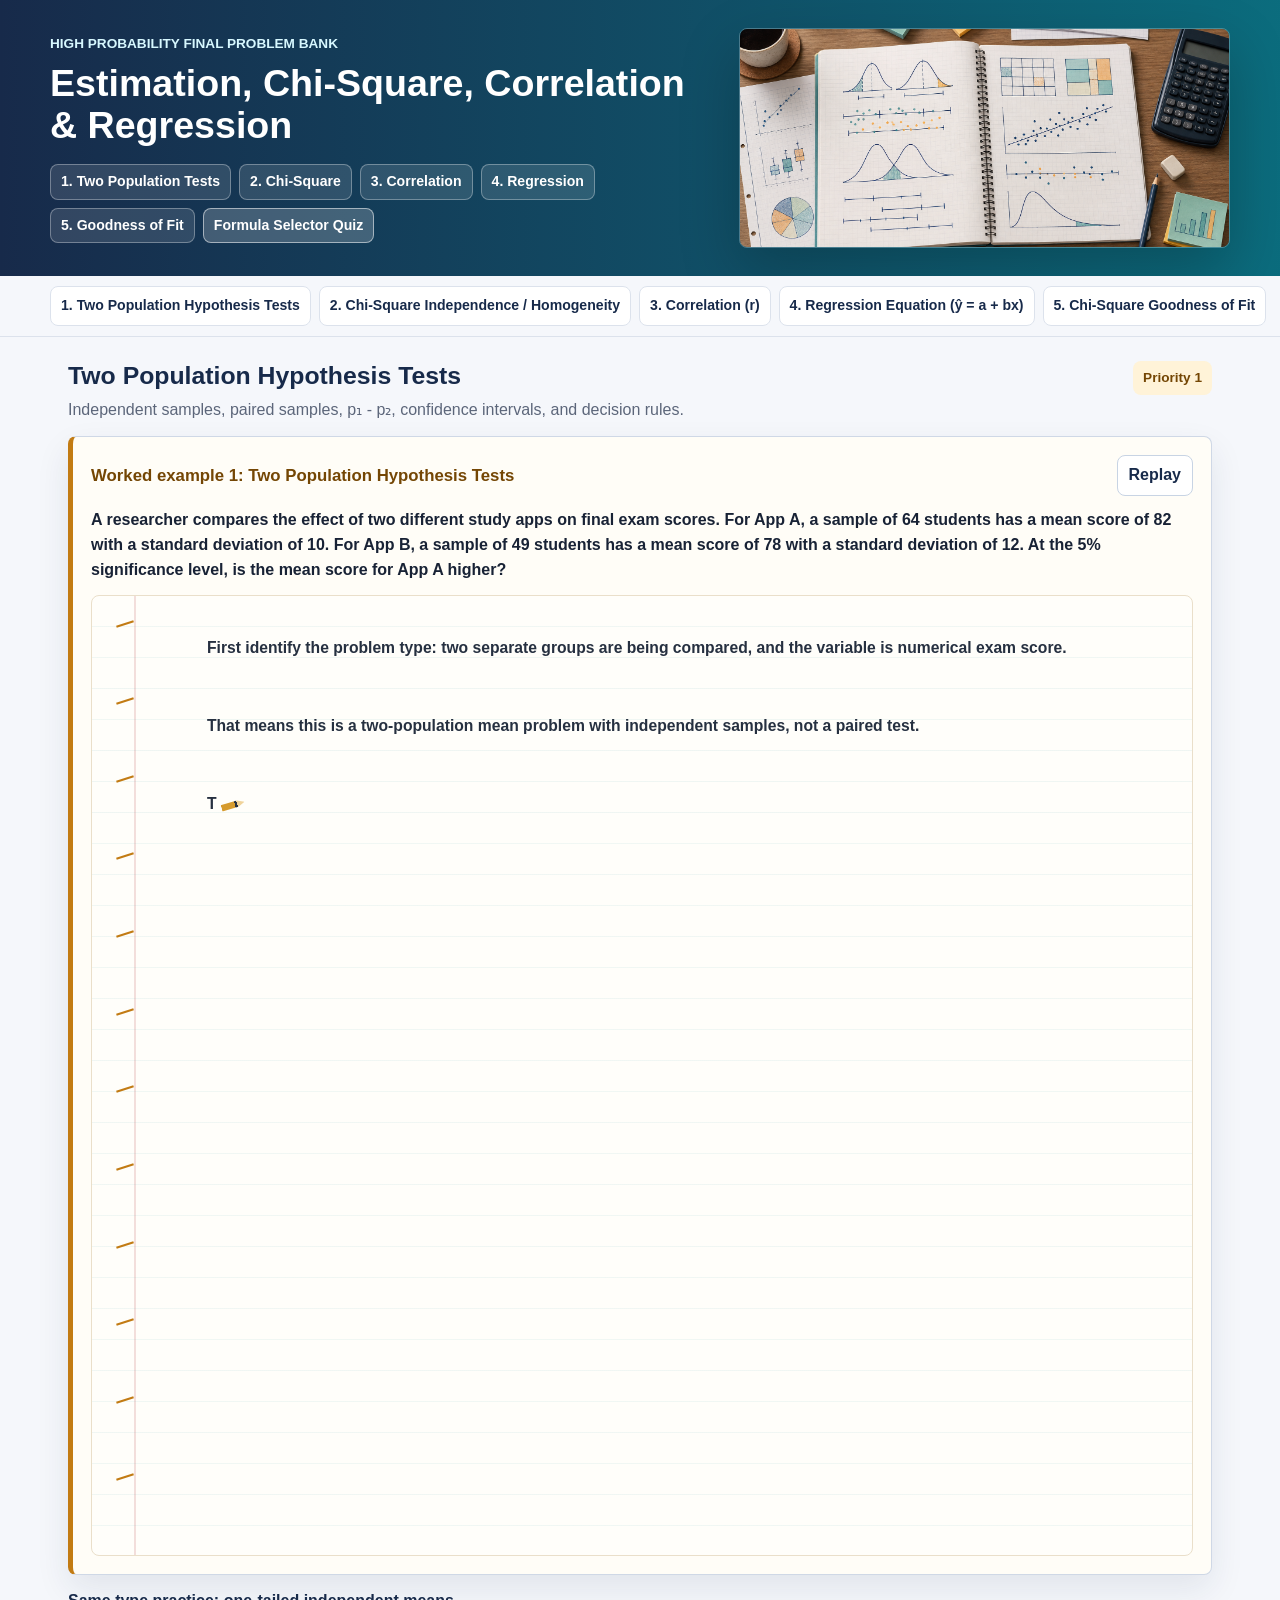
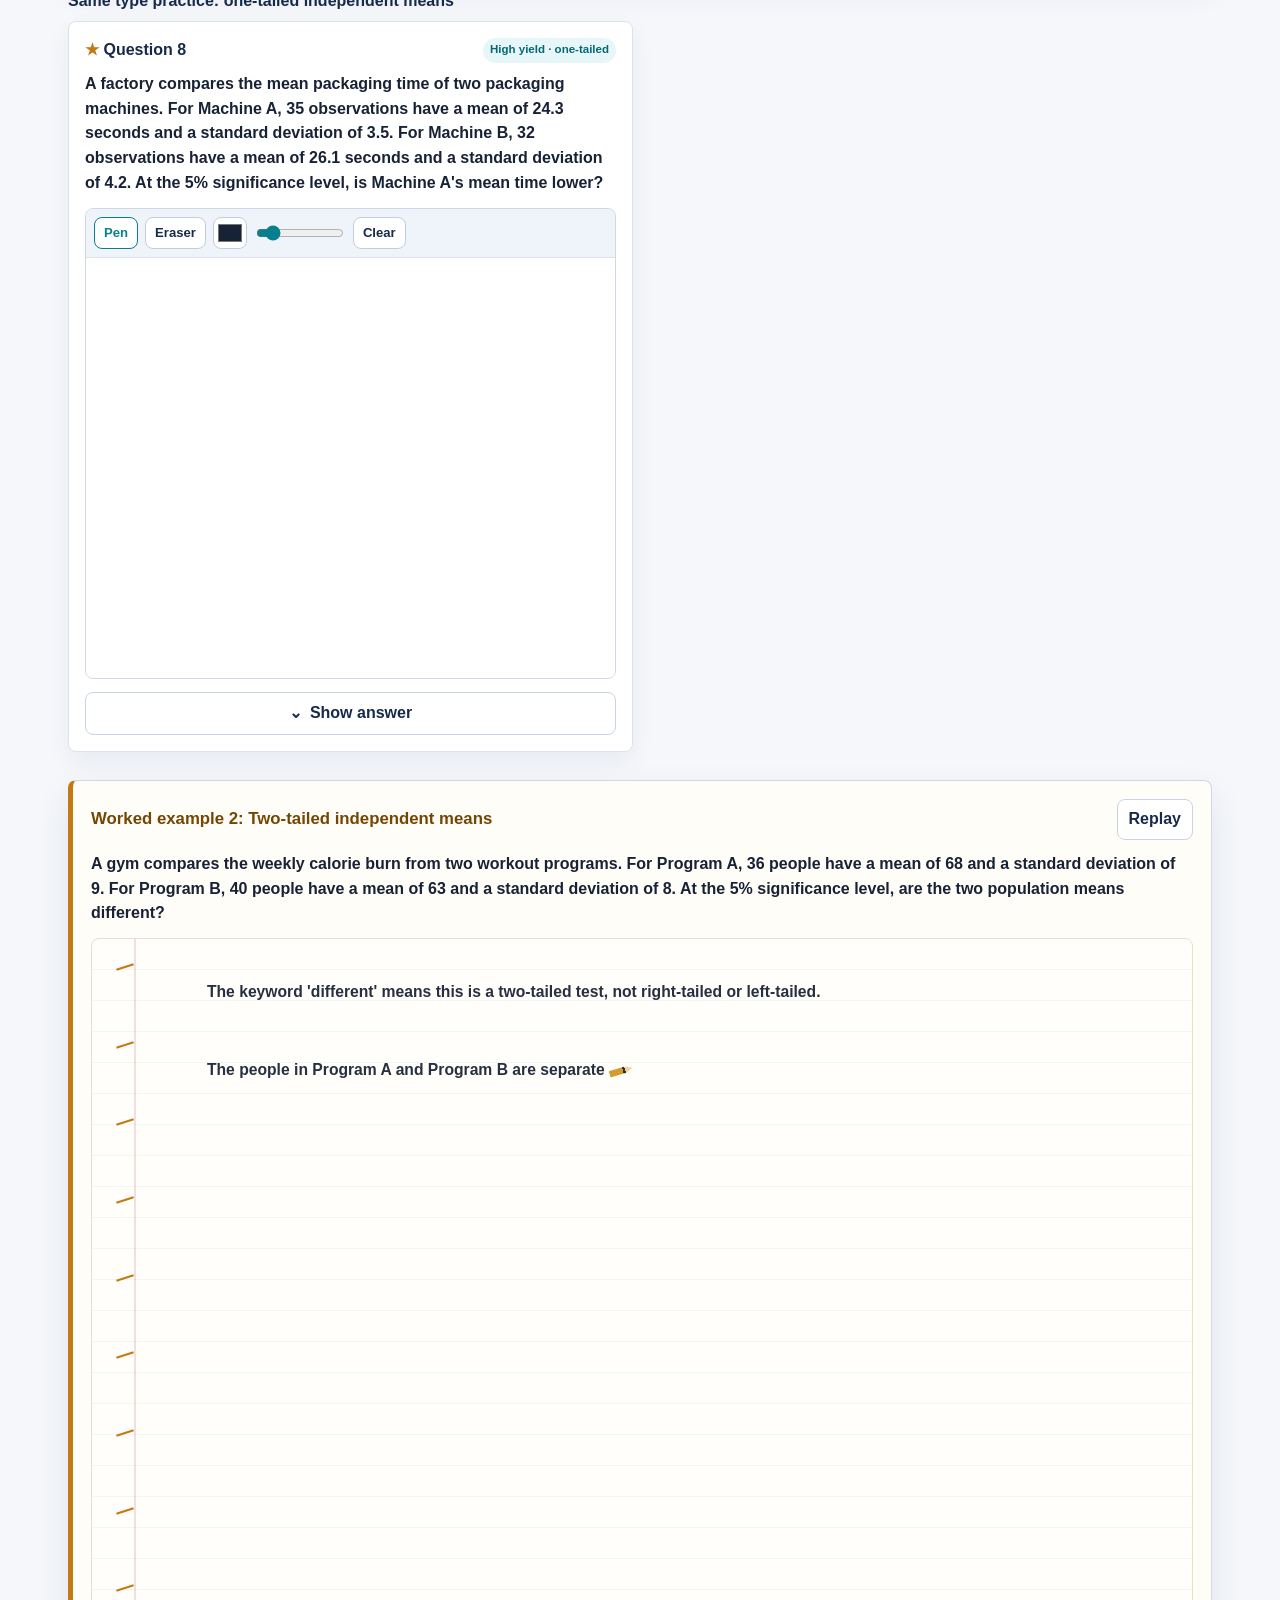
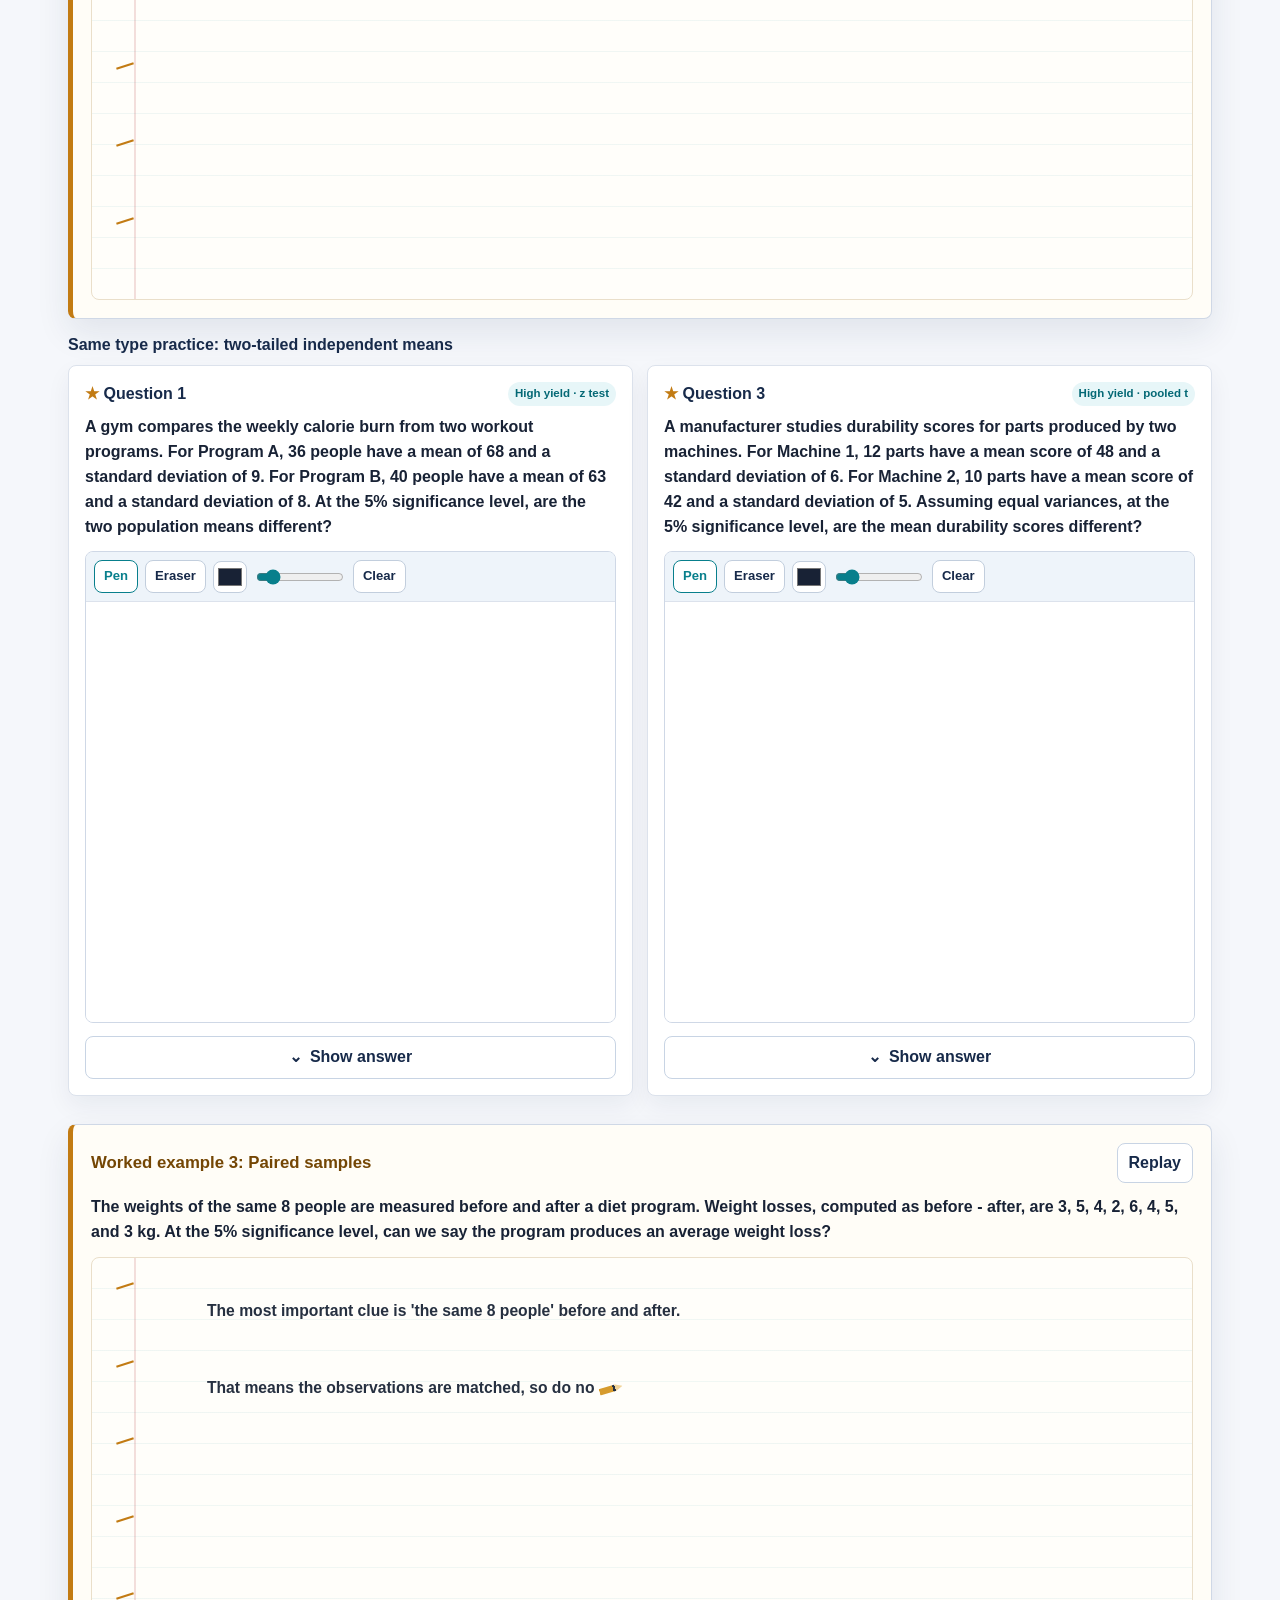
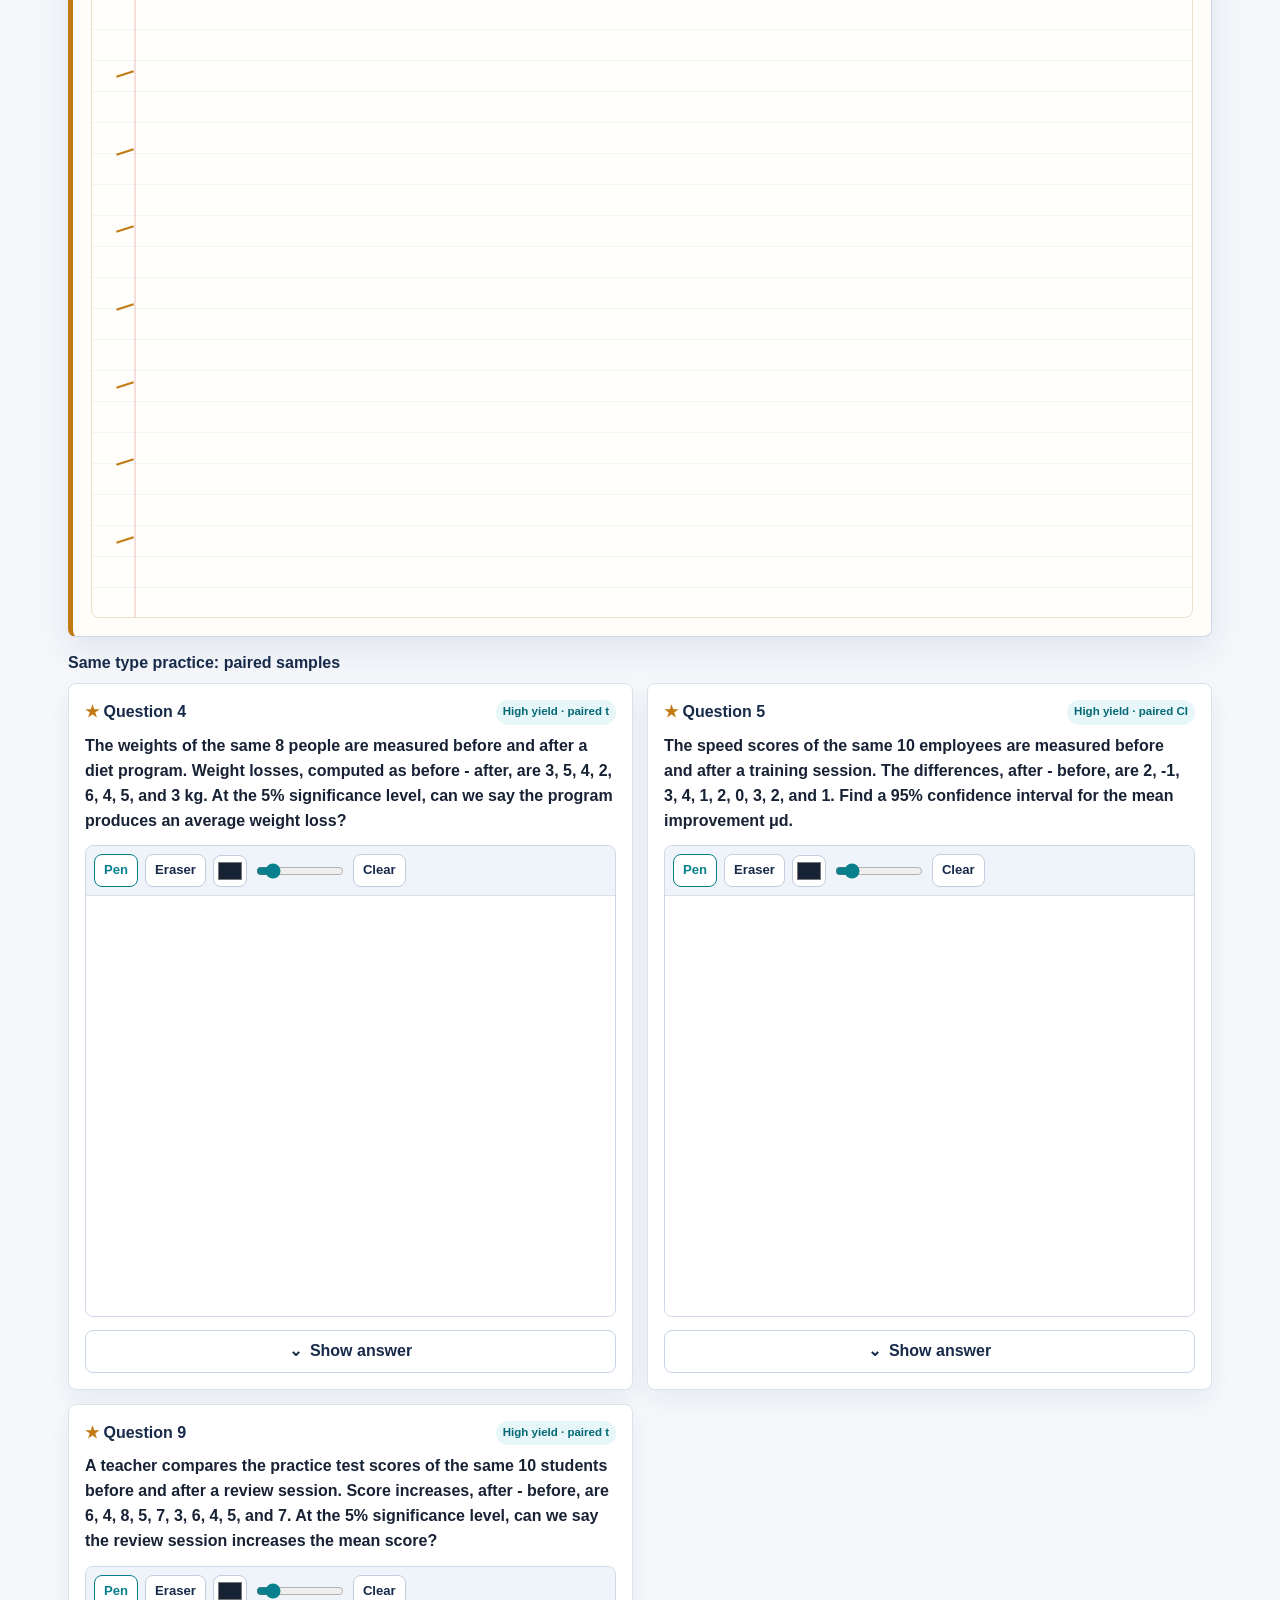
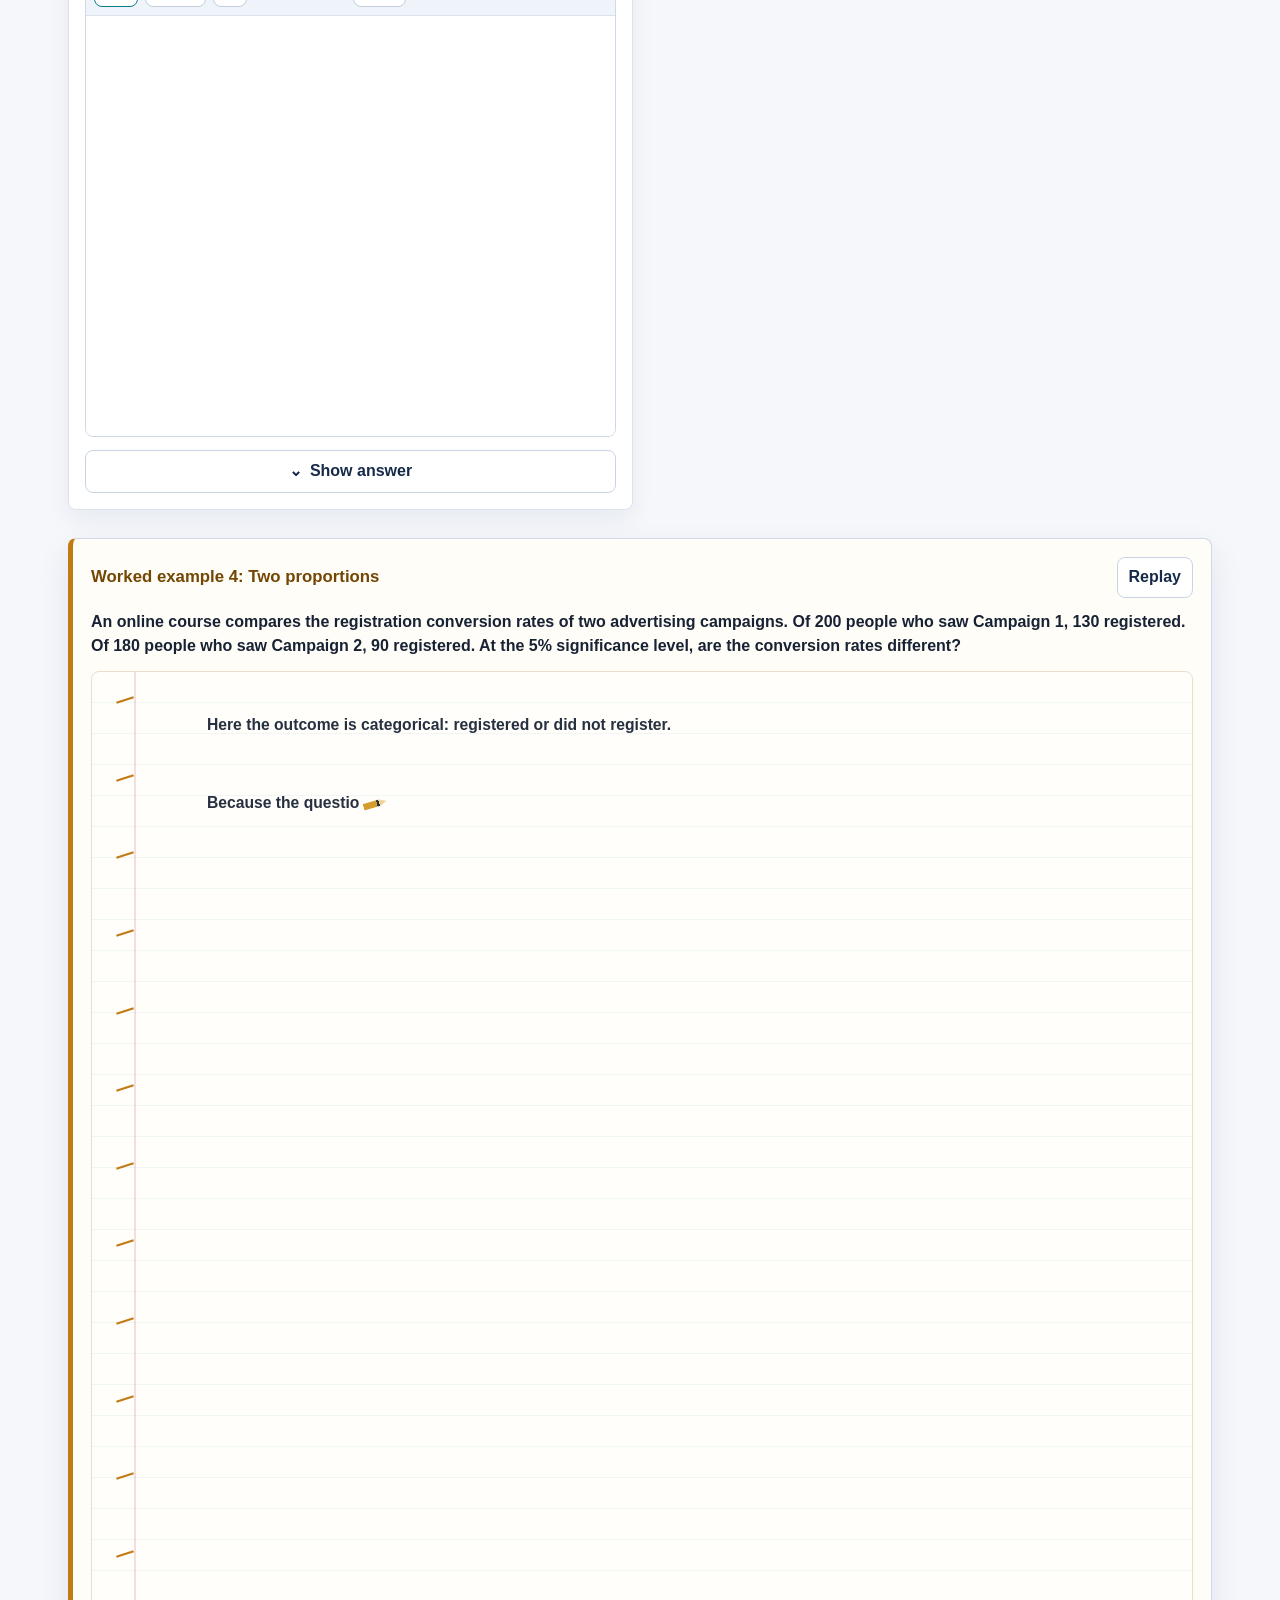
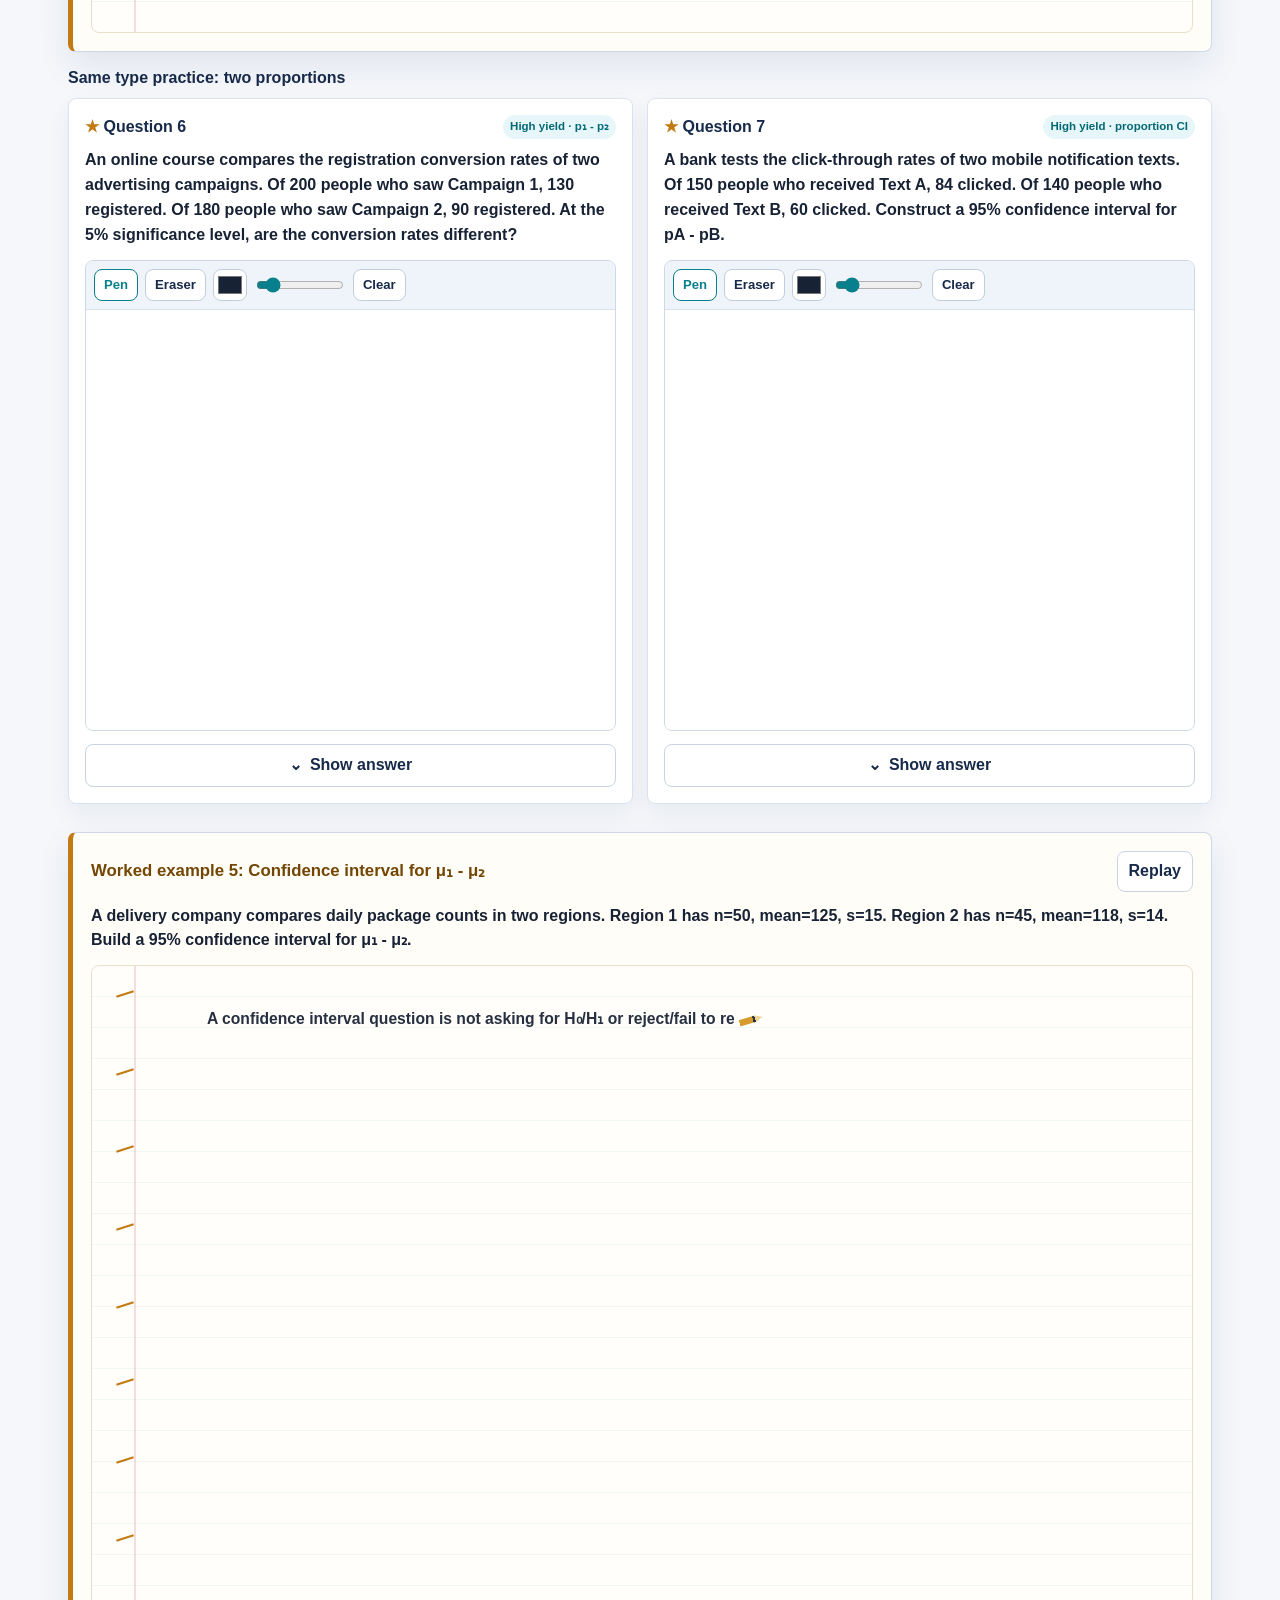
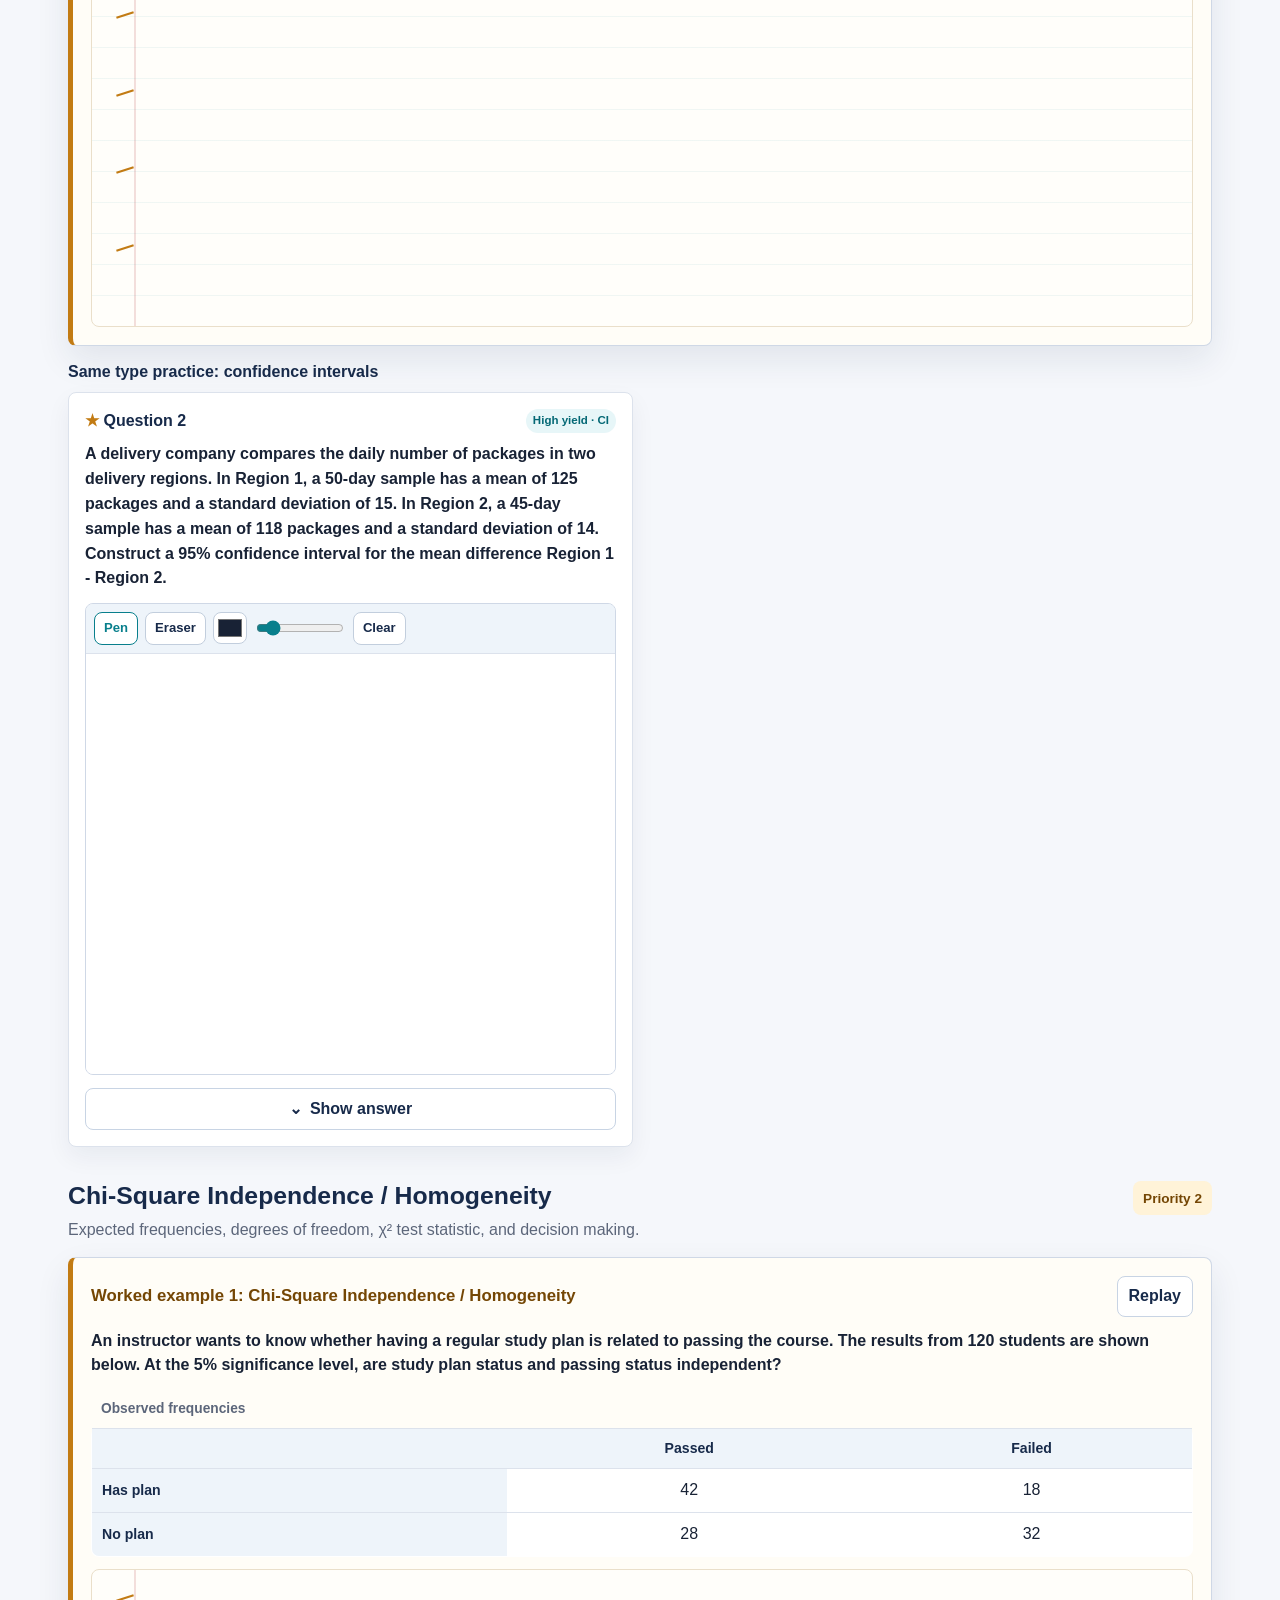
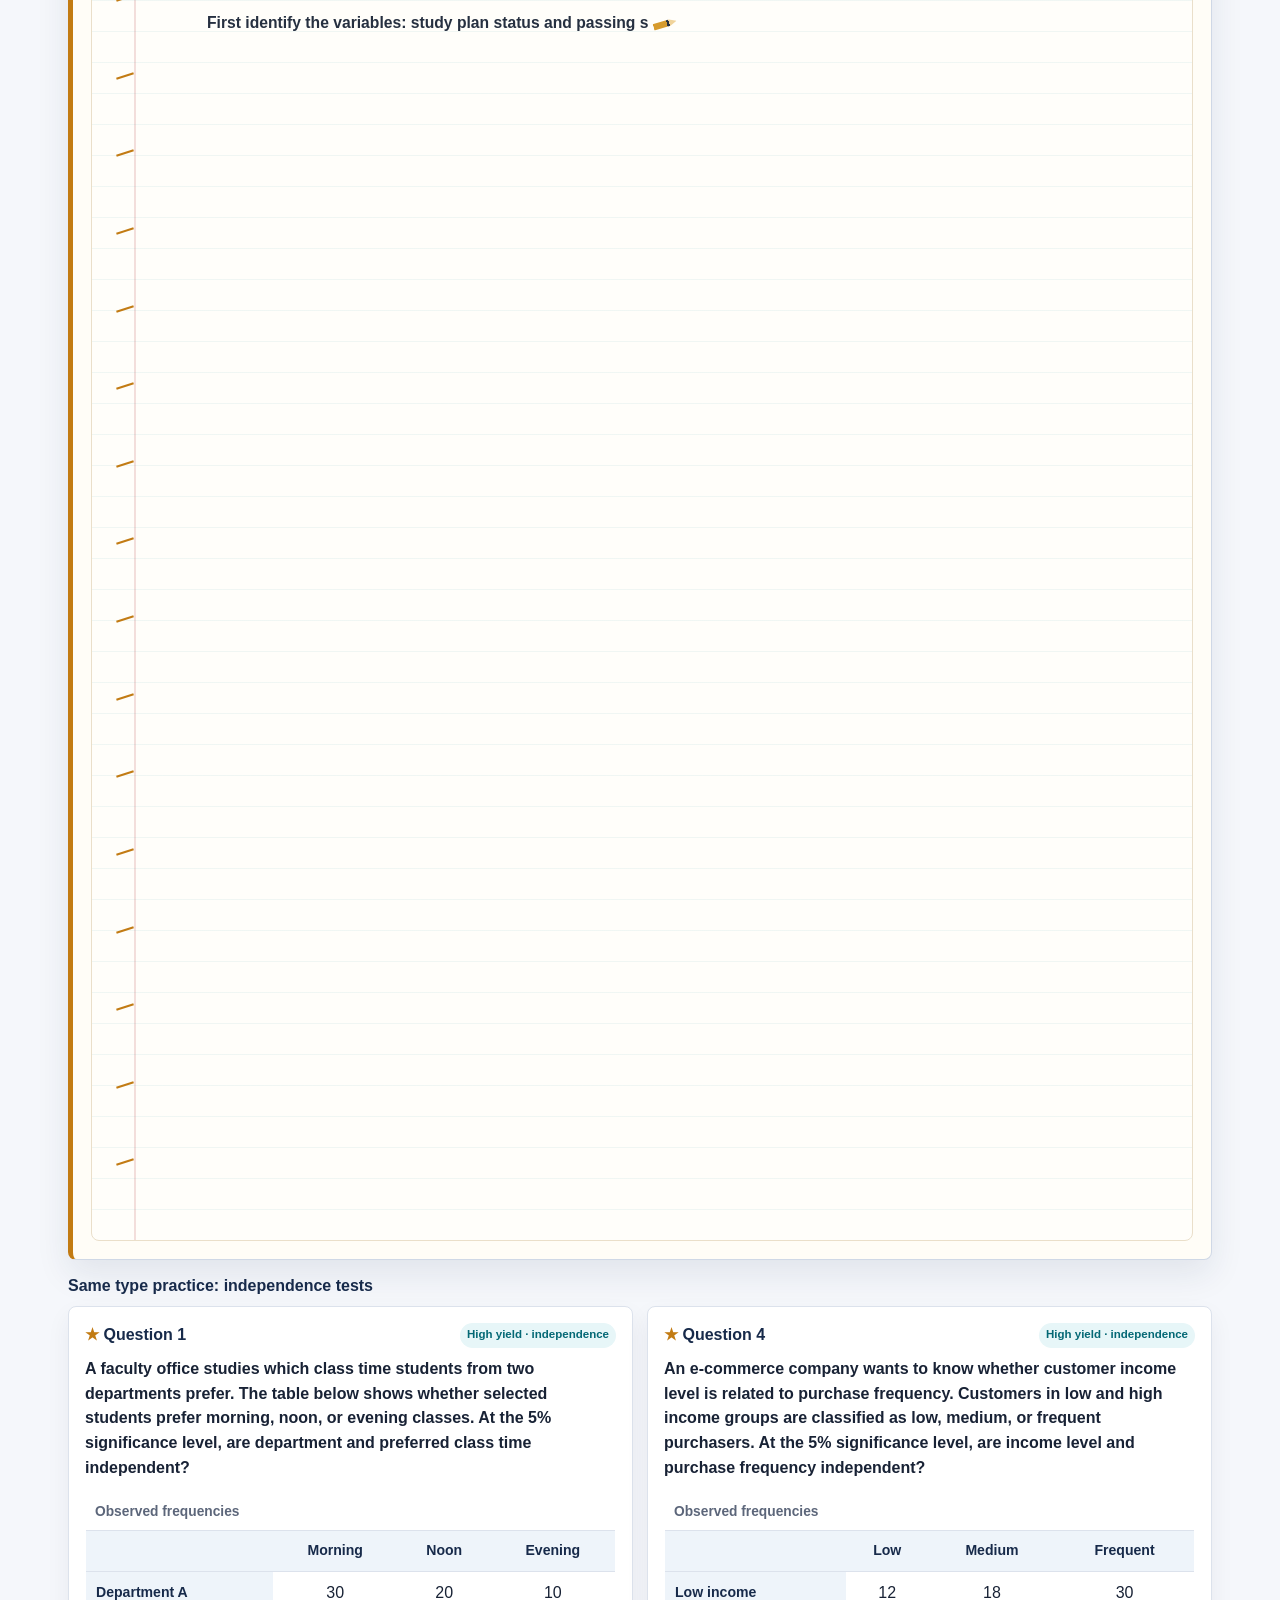
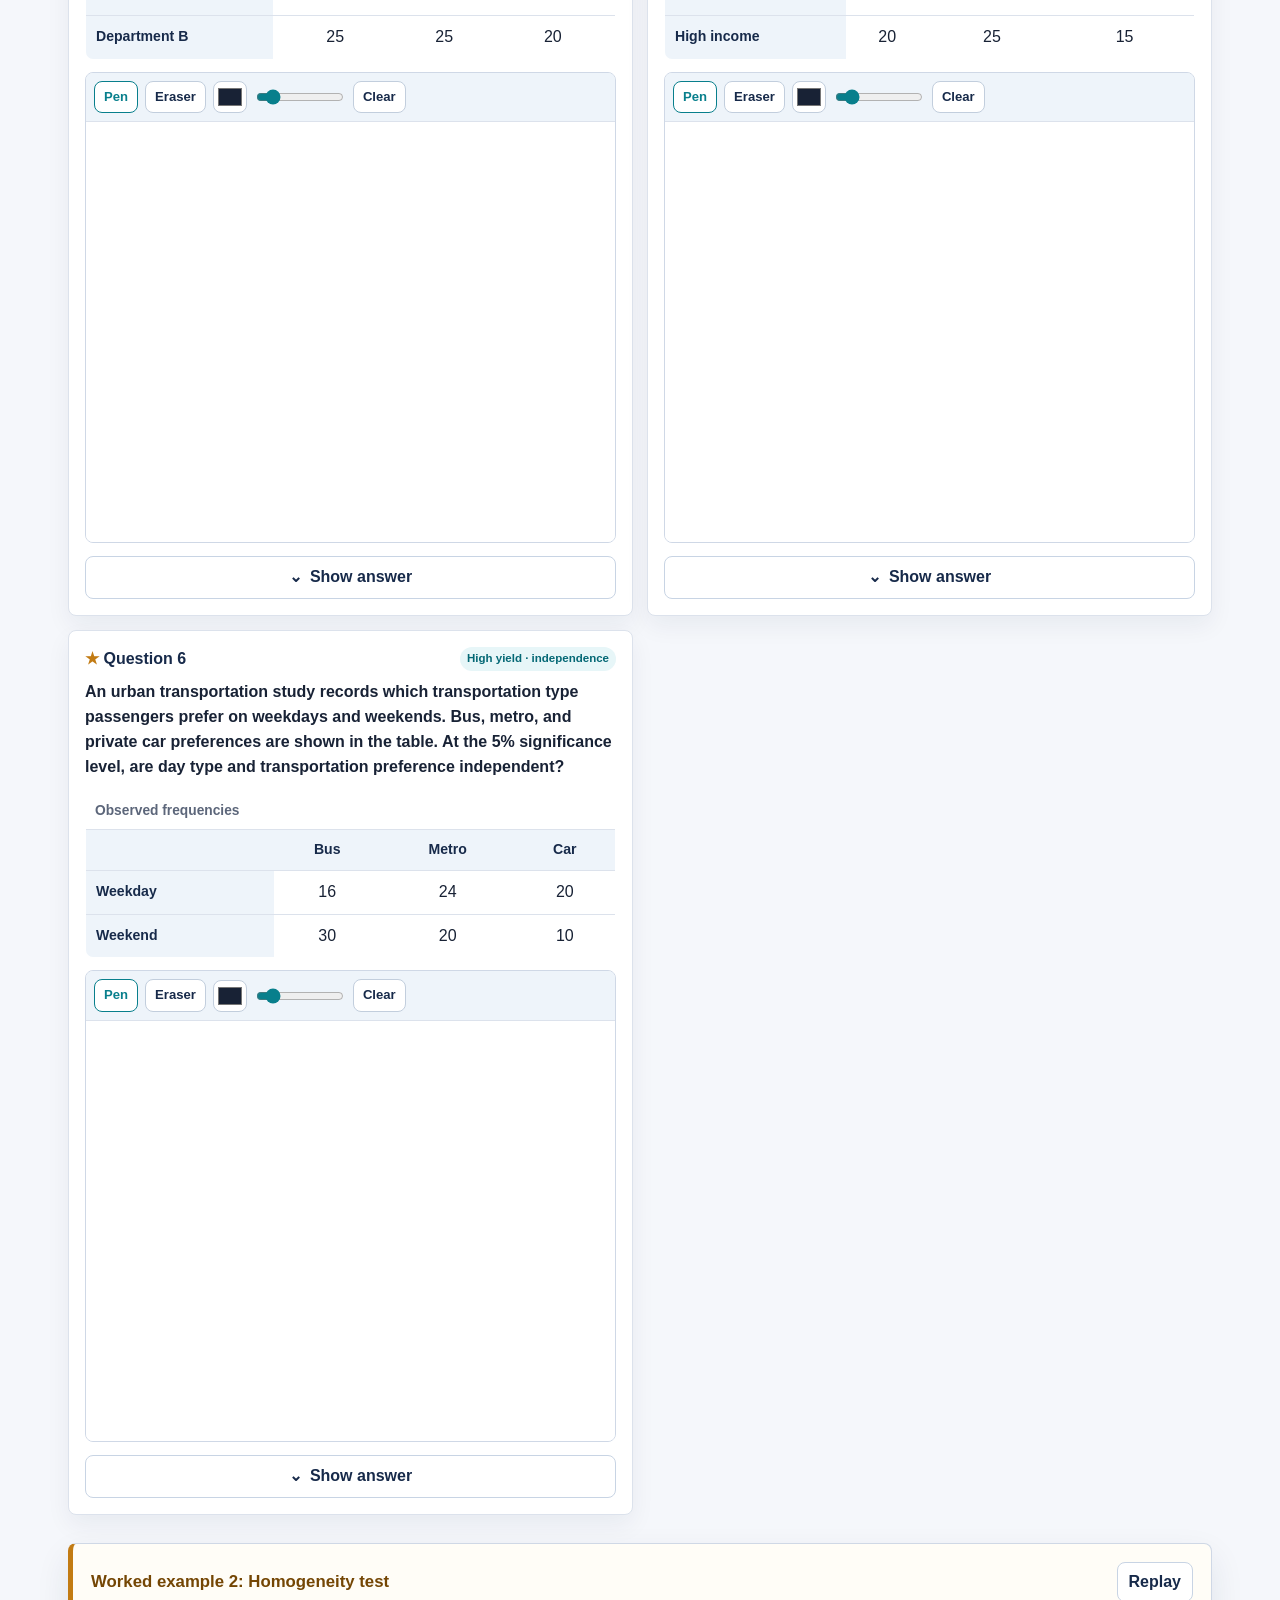
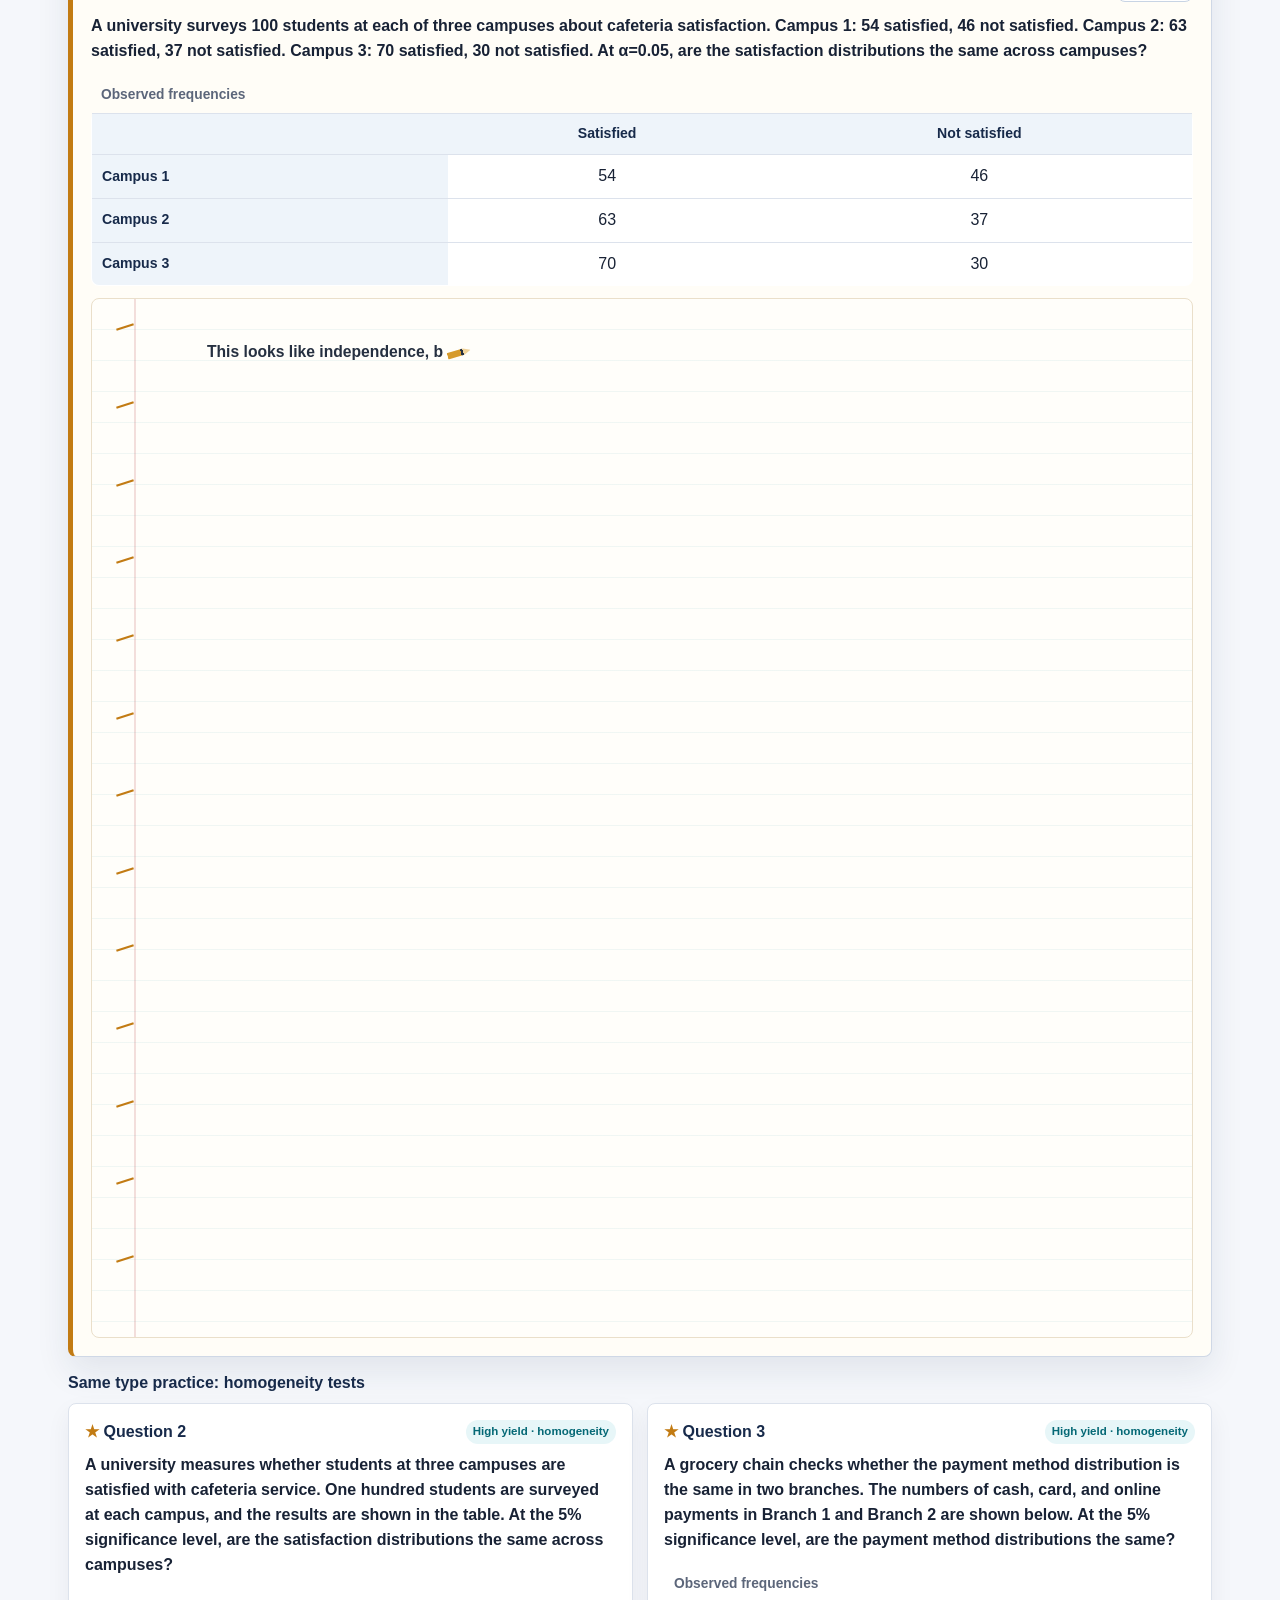
<file: outputs/index.html>
<!doctype html>
<html lang="en">
  <head>
    <meta charset="utf-8" />
    <meta name="viewport" content="width=device-width, initial-scale=1" />
    <title>Final Problem Bank | Statistics</title>
    <link rel="stylesheet" href="./styles.css" />
  </head>
  <body>
    <header class="site-header">
      <div class="header-copy">
        <p class="eyebrow">High probability final problem bank</p>
        <h1>Estimation, Chi-Square, Correlation & Regression</h1>
        <div class="priority-strip" aria-label="Priority order">
          <span>1. Two Population Tests</span>
          <span>2. Chi-Square</span>
          <span>3. Correlation</span>
          <span>4. Regression</span>
          <span>5. Goodness of Fit</span>
          <a href="./formula-quiz.html">Formula Selector Quiz</a>
        </div>
      </div>
      <img
        class="study-visual"
        src="./assets/statistics-study-desk.png"
        alt="A study desk with a notebook, pencil, and calculator for statistics practice"
      />
    </header>

    <nav class="topic-nav" id="topicNav" aria-label="Topic links"></nav>

    <main id="app" class="content"></main>

    <script src="./script.js"></script>
  </body>
</html>
</file>
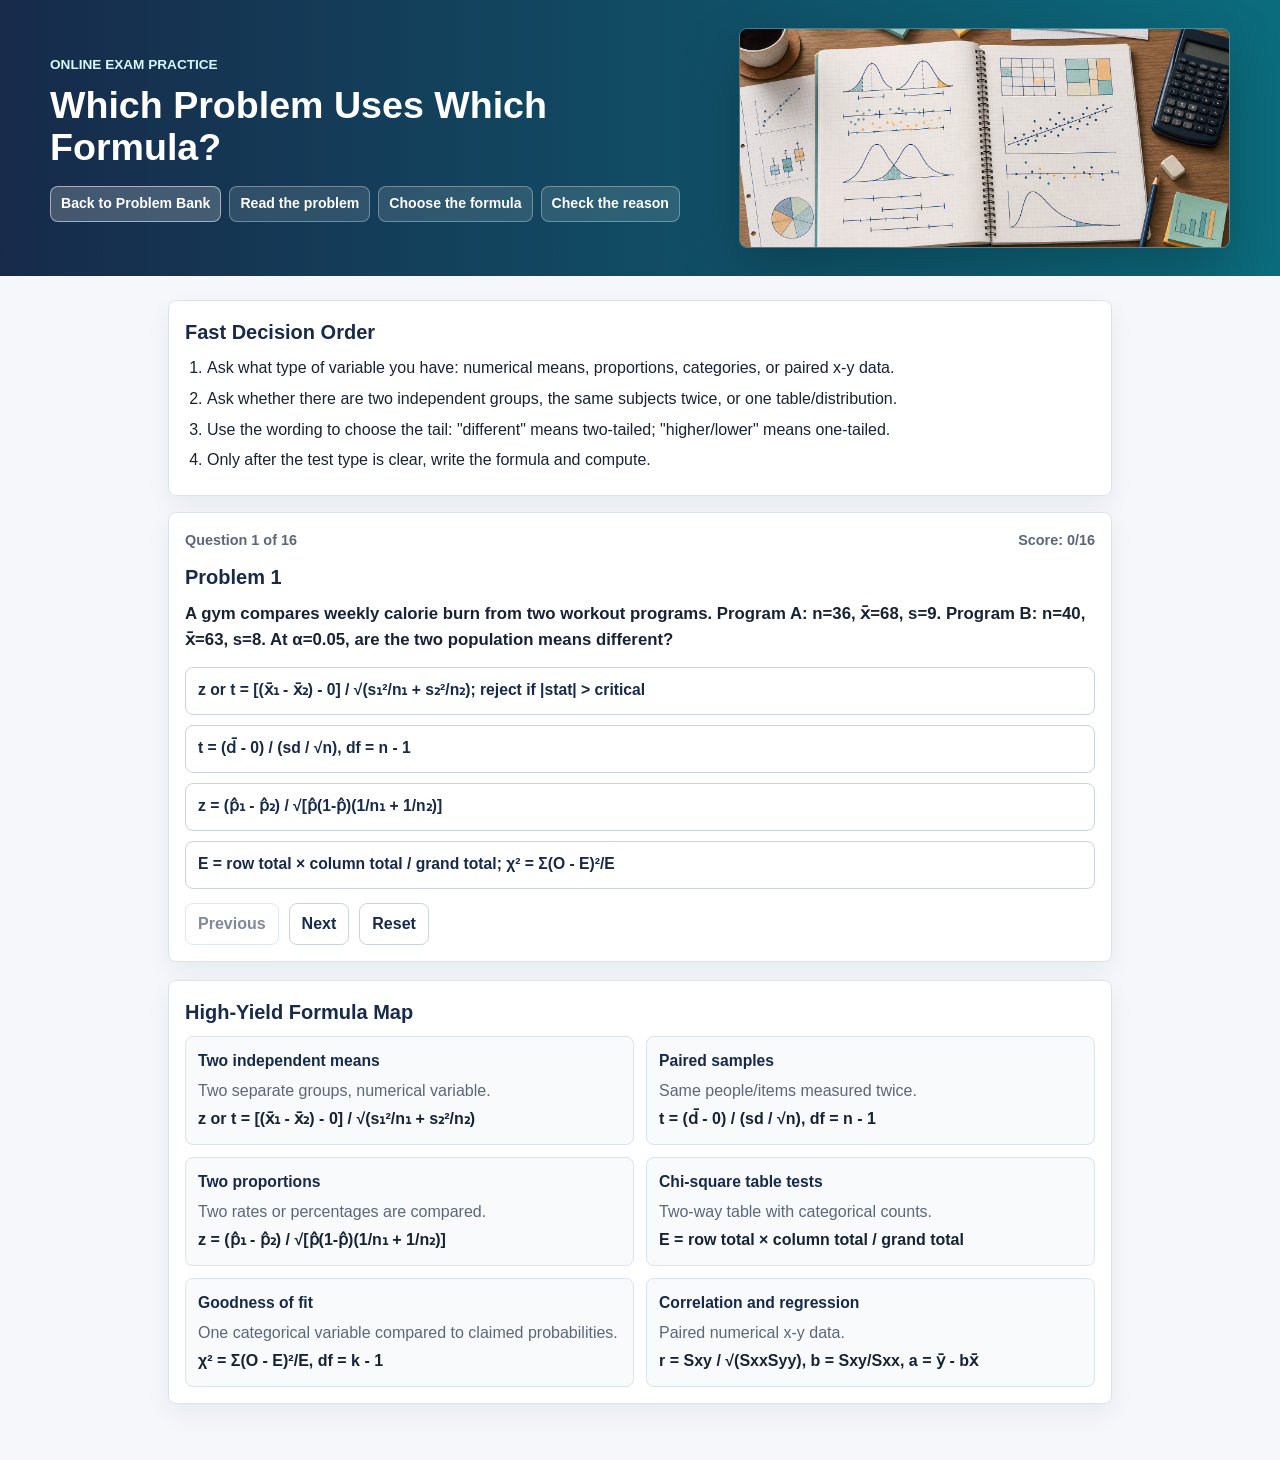
<file: outputs/formula-quiz.html>
<!doctype html>
<html lang="en">
  <head>
    <meta charset="utf-8" />
    <meta name="viewport" content="width=device-width, initial-scale=1" />
    <title>Formula Selector Quiz | Statistics Final</title>
    <link rel="stylesheet" href="./styles.css" />
  </head>
  <body>
    <header class="site-header">
      <div class="header-copy">
        <p class="eyebrow">Online exam practice</p>
        <h1>Which Problem Uses Which Formula?</h1>
        <div class="priority-strip" aria-label="Formula quiz navigation">
          <a href="./index.html">Back to Problem Bank</a>
          <span>Read the problem</span>
          <span>Choose the formula</span>
          <span>Check the reason</span>
        </div>
      </div>
      <img
        class="study-visual"
        src="./assets/statistics-study-desk.png"
        alt="A study desk with a notebook, pencil, and calculator for statistics practice"
      />
    </header>

    <main class="content quiz-shell">
      <section class="formula-guide" aria-labelledby="guideTitle">
        <h2 id="guideTitle">Fast Decision Order</h2>
        <ol>
          <li>Ask what type of variable you have: numerical means, proportions, categories, or paired x-y data.</li>
          <li>Ask whether there are two independent groups, the same subjects twice, or one table/distribution.</li>
          <li>Use the wording to choose the tail: "different" means two-tailed; "higher/lower" means one-tailed.</li>
          <li>Only after the test type is clear, write the formula and compute.</li>
        </ol>
      </section>

      <section class="quiz-card" aria-labelledby="quizTitle">
        <div class="quiz-progress">
          <span id="quizPosition"></span>
          <span id="quizScore"></span>
        </div>
        <h2 id="quizTitle"></h2>
        <p id="quizScenario" class="quiz-scenario"></p>
        <div class="quiz-options" id="quizOptions"></div>
        <div class="quiz-feedback" id="quizFeedback" hidden>
          <h3 id="feedbackTitle"></h3>
          <p id="feedbackReason"></p>
          <p id="feedbackClue"></p>
          <span class="formula-pill" id="feedbackFormula"></span>
        </div>
        <div class="quiz-actions">
          <button class="quiz-action" type="button" id="prevQuestion">Previous</button>
          <button class="quiz-action" type="button" id="nextQuestion">Next</button>
          <button class="quiz-action" type="button" id="resetQuiz">Reset</button>
        </div>
      </section>

      <section class="formula-reference" aria-labelledby="referenceTitle">
        <h2 id="referenceTitle">High-Yield Formula Map</h2>
        <div class="reference-grid">
          <article class="reference-item">
            <h3>Two independent means</h3>
            <p>Two separate groups, numerical variable.</p>
            <span class="math">z or t = [(x̄₁ - x̄₂) - 0] / √(s₁²/n₁ + s₂²/n₂)</span>
          </article>
          <article class="reference-item">
            <h3>Paired samples</h3>
            <p>Same people/items measured twice.</p>
            <span class="math">t = (d̄ - 0) / (sd / √n), df = n - 1</span>
          </article>
          <article class="reference-item">
            <h3>Two proportions</h3>
            <p>Two rates or percentages are compared.</p>
            <span class="math">z = (p̂₁ - p̂₂) / √[p̂(1-p̂)(1/n₁ + 1/n₂)]</span>
          </article>
          <article class="reference-item">
            <h3>Chi-square table tests</h3>
            <p>Two-way table with categorical counts.</p>
            <span class="math">E = row total × column total / grand total</span>
          </article>
          <article class="reference-item">
            <h3>Goodness of fit</h3>
            <p>One categorical variable compared to claimed probabilities.</p>
            <span class="math">χ² = Σ(O - E)²/E, df = k - 1</span>
          </article>
          <article class="reference-item">
            <h3>Correlation and regression</h3>
            <p>Paired numerical x-y data.</p>
            <span class="math">r = Sxy / √(SxxSyy), b = Sxy/Sxx, a = ȳ - bx̄</span>
          </article>
        </div>
      </section>
    </main>

    <script src="./formula-quiz.js"></script>
  </body>
</html>
</file>
<file: outputs/styles.css>
:root {
  --bg: #f5f7fb;
  --surface: #ffffff;
  --paper: #fffdf7;
  --ink: #182235;
  --muted: #5c667a;
  --line: #dce2ec;
  --navy: #172a4a;
  --teal: #087f8c;
  --amber: #c27b13;
  --green: #2d7d46;
  --red: #b33a3a;
  --shadow: 0 14px 34px rgba(23, 42, 74, 0.09);
}

* {
  box-sizing: border-box;
}

html {
  scroll-behavior: smooth;
}

body {
  margin: 0;
  background: var(--bg);
  color: var(--ink);
  font-family: "Segoe UI", Arial, sans-serif;
  line-height: 1.55;
}

body.is-board-drawing,
body.is-board-drawing * {
  -webkit-user-select: none;
  user-select: none;
}

body.is-ipad-pencil-mode,
body.is-ipad-pencil-mode * {
  -webkit-touch-callout: none;
  -webkit-tap-highlight-color: transparent;
  -webkit-user-select: none;
  user-select: none;
}

body.is-ipad-pencil-mode {
  overscroll-behavior: auto;
}

button,
input,
select {
  font: inherit;
}

.site-header {
  position: relative;
  display: grid;
  grid-template-columns: minmax(0, 1.15fr) minmax(260px, 0.85fr);
  gap: 24px;
  min-height: 250px;
  padding: 28px max(24px, calc((100% - 1180px) / 2));
  overflow: hidden;
  color: #ffffff;
  background:
    linear-gradient(90deg, rgba(23, 42, 74, 0.94), rgba(8, 127, 140, 0.78)),
    #172a4a;
}

.header-copy {
  align-self: center;
  z-index: 1;
  max-width: 760px;
}

.eyebrow {
  margin: 0 0 8px;
  color: #d7f8ff;
  font-size: 0.85rem;
  font-weight: 700;
  text-transform: uppercase;
}

h1,
h2,
h3,
p {
  margin-top: 0;
}

h1 {
  max-width: 780px;
  margin-bottom: 18px;
  font-size: 2.35rem;
  line-height: 1.12;
}

.priority-strip {
  display: flex;
  flex-wrap: wrap;
  gap: 8px;
}

.priority-strip span,
.priority-strip a {
  display: inline-flex;
  align-items: center;
  min-height: 34px;
  padding: 6px 10px;
  border: 1px solid rgba(255, 255, 255, 0.32);
  border-radius: 8px;
  background: rgba(255, 255, 255, 0.12);
  color: #ffffff;
  font-size: 0.88rem;
  font-weight: 650;
  text-decoration: none;
}

.priority-strip a {
  background: rgba(255, 255, 255, 0.2);
  border-color: rgba(255, 255, 255, 0.52);
}

.priority-strip a:hover {
  background: rgba(255, 255, 255, 0.28);
}

.study-visual {
  width: 100%;
  height: 220px;
  align-self: center;
  object-fit: cover;
  border: 1px solid rgba(255, 255, 255, 0.24);
  border-radius: 8px;
  box-shadow: 0 22px 60px rgba(0, 0, 0, 0.22);
}

.topic-nav {
  position: sticky;
  top: 0;
  z-index: 10;
  display: flex;
  gap: 8px;
  overflow-x: auto;
  padding: 10px max(16px, calc((100% - 1180px) / 2));
  border-bottom: 1px solid var(--line);
  background: rgba(245, 247, 251, 0.92);
  backdrop-filter: blur(12px);
}

.topic-nav a {
  flex: 0 0 auto;
  padding: 8px 10px;
  border: 1px solid var(--line);
  border-radius: 8px;
  background: var(--surface);
  color: var(--navy);
  font-size: 0.88rem;
  font-weight: 700;
  text-decoration: none;
}

.topic-nav a:focus-visible,
.answer-toggle:focus-visible,
.replay-button:focus-visible,
.quiz-option:focus-visible,
.quiz-action:focus-visible,
.quiz-link:focus-visible {
  outline: 3px solid rgba(8, 127, 140, 0.35);
  outline-offset: 2px;
}

.content {
  max-width: 1180px;
  margin: 0 auto;
  padding: 24px 18px 56px;
}

.topic-section {
  margin-bottom: 34px;
  scroll-margin-top: 74px;
}

.section-head {
  display: grid;
  grid-template-columns: minmax(0, 1fr) auto;
  gap: 16px;
  align-items: start;
  margin-bottom: 14px;
}

.section-head h2 {
  margin: 0 0 7px;
  color: var(--navy);
  font-size: 1.55rem;
  line-height: 1.2;
}

.section-head p {
  max-width: 760px;
  margin: 0;
  color: var(--muted);
}

.importance {
  display: inline-flex;
  align-items: center;
  min-height: 34px;
  padding: 5px 10px;
  border-radius: 8px;
  background: #fff3d8;
  color: #744604;
  font-size: 0.85rem;
  font-weight: 800;
  white-space: nowrap;
}

.example-panel {
  margin-bottom: 16px;
  padding: 18px;
  border: 1px solid #cfd8e6;
  border-left: 5px solid var(--amber);
  border-radius: 8px;
  background: var(--paper);
  box-shadow: var(--shadow);
}

.example-type-block {
  margin-bottom: 28px;
}

.example-head {
  display: flex;
  justify-content: space-between;
  gap: 12px;
  align-items: center;
  margin-bottom: 12px;
}

.example-head h3 {
  margin: 0;
  color: #744604;
  font-size: 1.05rem;
}

.practice-group {
  margin-top: 14px;
}

.practice-group > h3 {
  margin: 0 0 10px;
  color: var(--navy);
  font-size: 1rem;
  line-height: 1.25;
}

.replay-button,
.answer-toggle {
  display: inline-flex;
  align-items: center;
  justify-content: center;
  gap: 8px;
  min-height: 38px;
  border: 1px solid #c8d4e4;
  border-radius: 8px;
  background: #ffffff;
  color: var(--navy);
  cursor: pointer;
  font-weight: 750;
}

.replay-button {
  padding: 7px 11px;
}

.answer-toggle {
  width: 100%;
  margin-top: 13px;
  padding: 8px 11px;
}

.replay-button:hover,
.answer-toggle:hover {
  border-color: var(--teal);
  color: var(--teal);
}

.question-text {
  margin-bottom: 12px;
  color: var(--ink);
  font-weight: 650;
}

.data-table {
  width: 100%;
  margin: 12px 0;
  border-collapse: collapse;
  overflow: hidden;
  border: 1px solid var(--line);
  border-radius: 8px;
  background: #ffffff;
}

.data-table caption {
  padding: 8px 10px;
  color: var(--muted);
  font-size: 0.86rem;
  font-weight: 700;
  text-align: left;
}

.data-table th,
.data-table td {
  padding: 9px 10px;
  border-top: 1px solid var(--line);
  text-align: center;
  vertical-align: middle;
}

.data-table th {
  background: #eef4fa;
  color: var(--navy);
  font-size: 0.88rem;
}

.data-table td:first-child,
.data-table th:first-child {
  text-align: left;
  font-weight: 700;
}

.notebook {
  min-height: 240px;
  padding: 14px 16px;
  border: 1px solid #eadfca;
  border-radius: 8px;
  background:
    repeating-linear-gradient(180deg, transparent 0 30px, rgba(8, 127, 140, 0.12) 31px),
    linear-gradient(90deg, rgba(179, 58, 58, 0.16) 0 2px, transparent 2px 100%),
    #fffefa;
  background-position: 0 0, 42px 0, 0 0;
}

.write-line {
  position: relative;
  min-height: 28px;
  padding-left: 38px;
  color: #263040;
  font-family: "Segoe UI", Arial, sans-serif;
  font-size: 0.98rem;
  font-weight: 600;
  line-height: 1.65;
  white-space: pre-wrap;
}

.write-line::before {
  content: "";
  position: absolute;
  left: 8px;
  top: 13px;
  width: 18px;
  height: 2px;
  background: var(--amber);
  transform: rotate(-18deg);
}

.cursor {
  display: none;
  width: 24px;
  height: 10px;
  margin-left: 4px;
  background:
    linear-gradient(90deg, #d69b2d 0 58%, #263040 58% 68%, #f0d39a 68% 100%);
  clip-path: polygon(0 18%, 70% 18%, 100% 50%, 70% 82%, 0 82%);
  transform: rotate(-16deg);
  vertical-align: -1px;
  animation: pencilPulse 0.75s ease-in-out infinite;
}

.write-line.is-writing .cursor {
  display: inline-block;
}

@keyframes pencilPulse {
  50% {
    transform: rotate(-16deg) translateX(2px);
  }
}

.question-grid {
  display: grid;
  grid-template-columns: repeat(2, minmax(0, 1fr));
  gap: 14px;
}

.question-card {
  min-width: 0;
  padding: 16px;
  border: 1px solid var(--line);
  border-radius: 8px;
  background: var(--surface);
  box-shadow: 0 10px 24px rgba(23, 42, 74, 0.06);
}

.question-card h3 {
  display: flex;
  justify-content: space-between;
  gap: 10px;
  margin-bottom: 9px;
  color: var(--navy);
  font-size: 1rem;
}

.tag {
  flex: 0 0 auto;
  padding: 3px 7px;
  border-radius: 999px;
  background: #e7f6f8;
  color: #046875;
  font-size: 0.72rem;
  font-weight: 800;
}

.star {
  color: var(--amber);
  font-weight: 900;
}

.quiz-shell {
  max-width: 980px;
}

.quiz-topbar {
  display: flex;
  flex-wrap: wrap;
  gap: 10px;
  align-items: center;
  justify-content: space-between;
  margin-bottom: 16px;
}

.quiz-link,
.quiz-action {
  display: inline-flex;
  align-items: center;
  justify-content: center;
  min-height: 38px;
  padding: 8px 12px;
  border: 1px solid #c8d4e4;
  border-radius: 8px;
  background: #ffffff;
  color: var(--navy);
  cursor: pointer;
  font-weight: 800;
  text-decoration: none;
}

.quiz-link:hover,
.quiz-action:hover {
  border-color: var(--teal);
  color: var(--teal);
}

.formula-guide,
.quiz-card,
.formula-reference {
  padding: 16px;
  border: 1px solid var(--line);
  border-radius: 8px;
  background: var(--surface);
  box-shadow: 0 10px 24px rgba(23, 42, 74, 0.06);
}

.formula-guide {
  margin-bottom: 16px;
}

.formula-guide h2,
.quiz-card h2,
.formula-reference h2 {
  margin-bottom: 8px;
  color: var(--navy);
  font-size: 1.25rem;
}

.formula-guide ol {
  margin: 0;
  padding-left: 22px;
}

.formula-guide li {
  margin: 6px 0;
}

.quiz-progress {
  display: flex;
  justify-content: space-between;
  gap: 10px;
  margin-bottom: 10px;
  color: var(--muted);
  font-size: 0.9rem;
  font-weight: 800;
}

.quiz-scenario {
  margin-bottom: 14px;
  color: var(--ink);
  font-size: 1.05rem;
  font-weight: 700;
}

.quiz-options {
  display: grid;
  gap: 10px;
}

.quiz-option {
  width: 100%;
  min-height: 48px;
  padding: 10px 12px;
  border: 1px solid #c8d4e4;
  border-radius: 8px;
  background: #ffffff;
  color: var(--navy);
  cursor: pointer;
  text-align: left;
}

.choice-formula {
  display: block;
}

.choice-formula {
  color: inherit;
  font-size: 0.98rem;
  font-weight: 800;
  overflow-wrap: anywhere;
}

.quiz-option:hover {
  border-color: var(--teal);
}

.quiz-option:disabled,
.quiz-action:disabled {
  cursor: default;
}

.quiz-action:disabled {
  opacity: 0.55;
}

.quiz-option.is-correct {
  border-color: rgba(45, 125, 70, 0.55);
  background: #eef7f1;
  color: var(--green);
}

.quiz-option.is-correct .choice-formula {
  color: var(--green);
}

.quiz-option.is-wrong {
  border-color: rgba(179, 58, 58, 0.52);
  background: #fff0f0;
  color: var(--red);
}

.quiz-option.is-wrong .choice-formula {
  color: var(--red);
}

.quiz-feedback {
  margin-top: 14px;
  padding: 12px;
  border: 1px solid #cfd8e6;
  border-radius: 8px;
  background: #f8fafc;
}

.quiz-feedback[hidden] {
  display: none;
}

.quiz-feedback h3 {
  margin-bottom: 6px;
  color: var(--navy);
  font-size: 1rem;
}

.quiz-feedback p {
  margin-bottom: 7px;
}

.formula-pill {
  display: block;
  min-height: 30px;
  margin-top: 4px;
  padding: 4px 8px;
  border-radius: 8px;
  background: #e7f6f8;
  color: #046875;
  font-weight: 850;
  overflow-wrap: anywhere;
}

.quiz-actions {
  display: flex;
  gap: 10px;
  margin-top: 14px;
}

.formula-reference {
  margin-top: 18px;
}

.reference-grid {
  display: grid;
  grid-template-columns: repeat(2, minmax(0, 1fr));
  gap: 12px;
}

.reference-item {
  padding: 12px;
  border: 1px solid var(--line);
  border-radius: 8px;
  background: #f8fafc;
}

.reference-item h3 {
  margin-bottom: 5px;
  color: var(--navy);
  font-size: 0.98rem;
}

.reference-item p {
  margin-bottom: 4px;
  color: var(--muted);
}

.reference-item .math {
  display: block;
  color: var(--ink);
}

.scratch-board {
  margin-top: 12px;
  border: 1px solid #cfd8e6;
  border-radius: 8px;
  background: #f8fafc;
  overflow: hidden;
  overscroll-behavior: contain;
  -webkit-touch-callout: none;
  -webkit-user-select: none;
  user-select: none;
}

.scratch-board * {
  -webkit-user-select: none;
  user-select: none;
}

.board-toolbar {
  display: flex;
  flex-wrap: wrap;
  gap: 7px;
  align-items: center;
  min-height: 44px;
  padding: 8px;
  border-bottom: 1px solid var(--line);
  background: #eef4fa;
}

.board-tool {
  min-height: 32px;
  padding: 5px 9px;
  border: 1px solid #c2cedd;
  border-radius: 8px;
  background: #ffffff;
  color: var(--navy);
  cursor: pointer;
  font-size: 0.82rem;
  font-weight: 800;
}

.board-tool:hover,
.board-tool.is-active {
  border-color: var(--teal);
  color: var(--teal);
}

.board-color {
  width: 34px;
  height: 32px;
  padding: 2px;
  border: 1px solid #c2cedd;
  border-radius: 8px;
  background: #ffffff;
  cursor: pointer;
}

.board-size {
  width: 88px;
  accent-color: var(--teal);
}

.drawing-board {
  display: block;
  width: 100%;
  height: 420px;
  background: #ffffff;
  cursor: crosshair;
  touch-action: none;
  -webkit-user-select: none;
  user-select: none;
}

.answer {
  margin-top: 12px;
  padding-top: 12px;
  border-top: 1px solid var(--line);
}

.answer[hidden] {
  display: none;
}

.answer ol {
  margin: 0;
  padding-left: 20px;
}

.answer li {
  margin: 7px 0;
}

.decision {
  display: inline-flex;
  align-items: center;
  min-height: 28px;
  padding: 3px 8px;
  border-radius: 8px;
  background: #eef7f1;
  color: var(--green);
  font-weight: 800;
}

.decision.no {
  background: #fff0f0;
  color: var(--red);
}

.math {
  font-family: "Segoe UI", Arial, sans-serif;
  font-weight: 750;
}

@media (max-width: 1100px) {
  .question-grid {
    grid-template-columns: 1fr;
  }
}

@media (max-width: 880px) {
  .site-header {
    grid-template-columns: 1fr;
    min-height: 0;
  }

  .study-visual {
    height: 160px;
  }

  .section-head,
  .section-head {
    grid-template-columns: 1fr;
  }

  .reference-grid {
    grid-template-columns: 1fr;
  }
}

@media (max-width: 560px) {
  .site-header {
    padding: 20px 16px;
  }

  h1 {
    font-size: 1.8rem;
  }

  .content {
    padding-inline: 12px;
  }

  .example-panel,
  .question-card {
    padding: 13px;
  }

  .board-toolbar {
    gap: 6px;
  }

  .board-tool {
    flex: 1 1 auto;
  }

  .drawing-board {
    height: 360px;
  }

  .example-head {
    align-items: stretch;
    flex-direction: column;
  }

  .notebook {
    padding: 12px 10px;
  }

  .write-line {
    padding-left: 30px;
    font-size: 0.95rem;
  }

  .data-table {
    display: block;
    overflow-x: auto;
    white-space: nowrap;
  }

  .quiz-actions {
    flex-direction: column;
  }

  .quiz-action,
  .quiz-link {
    width: 100%;
  }
}

@media (prefers-reduced-motion: reduce) {
  html {
    scroll-behavior: auto;
  }

  .cursor {
    animation: none;
  }
}
</file>
